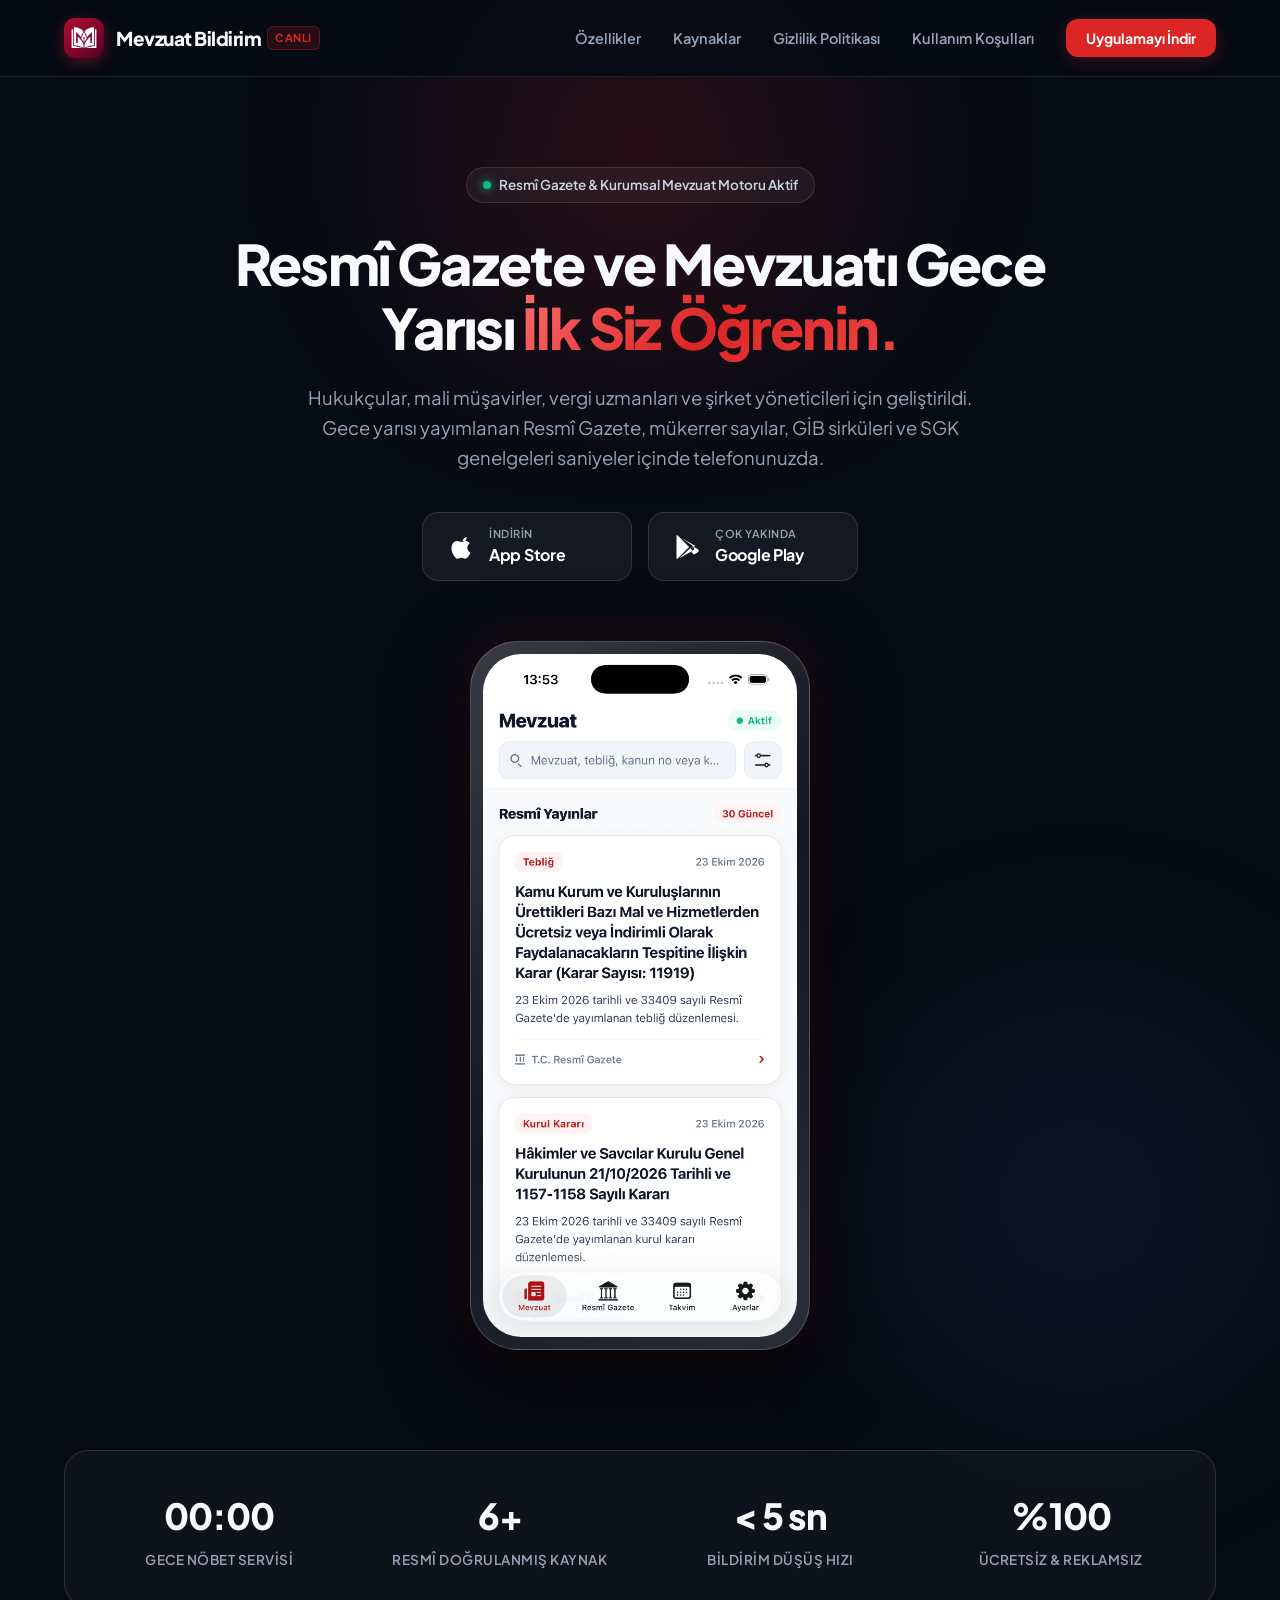
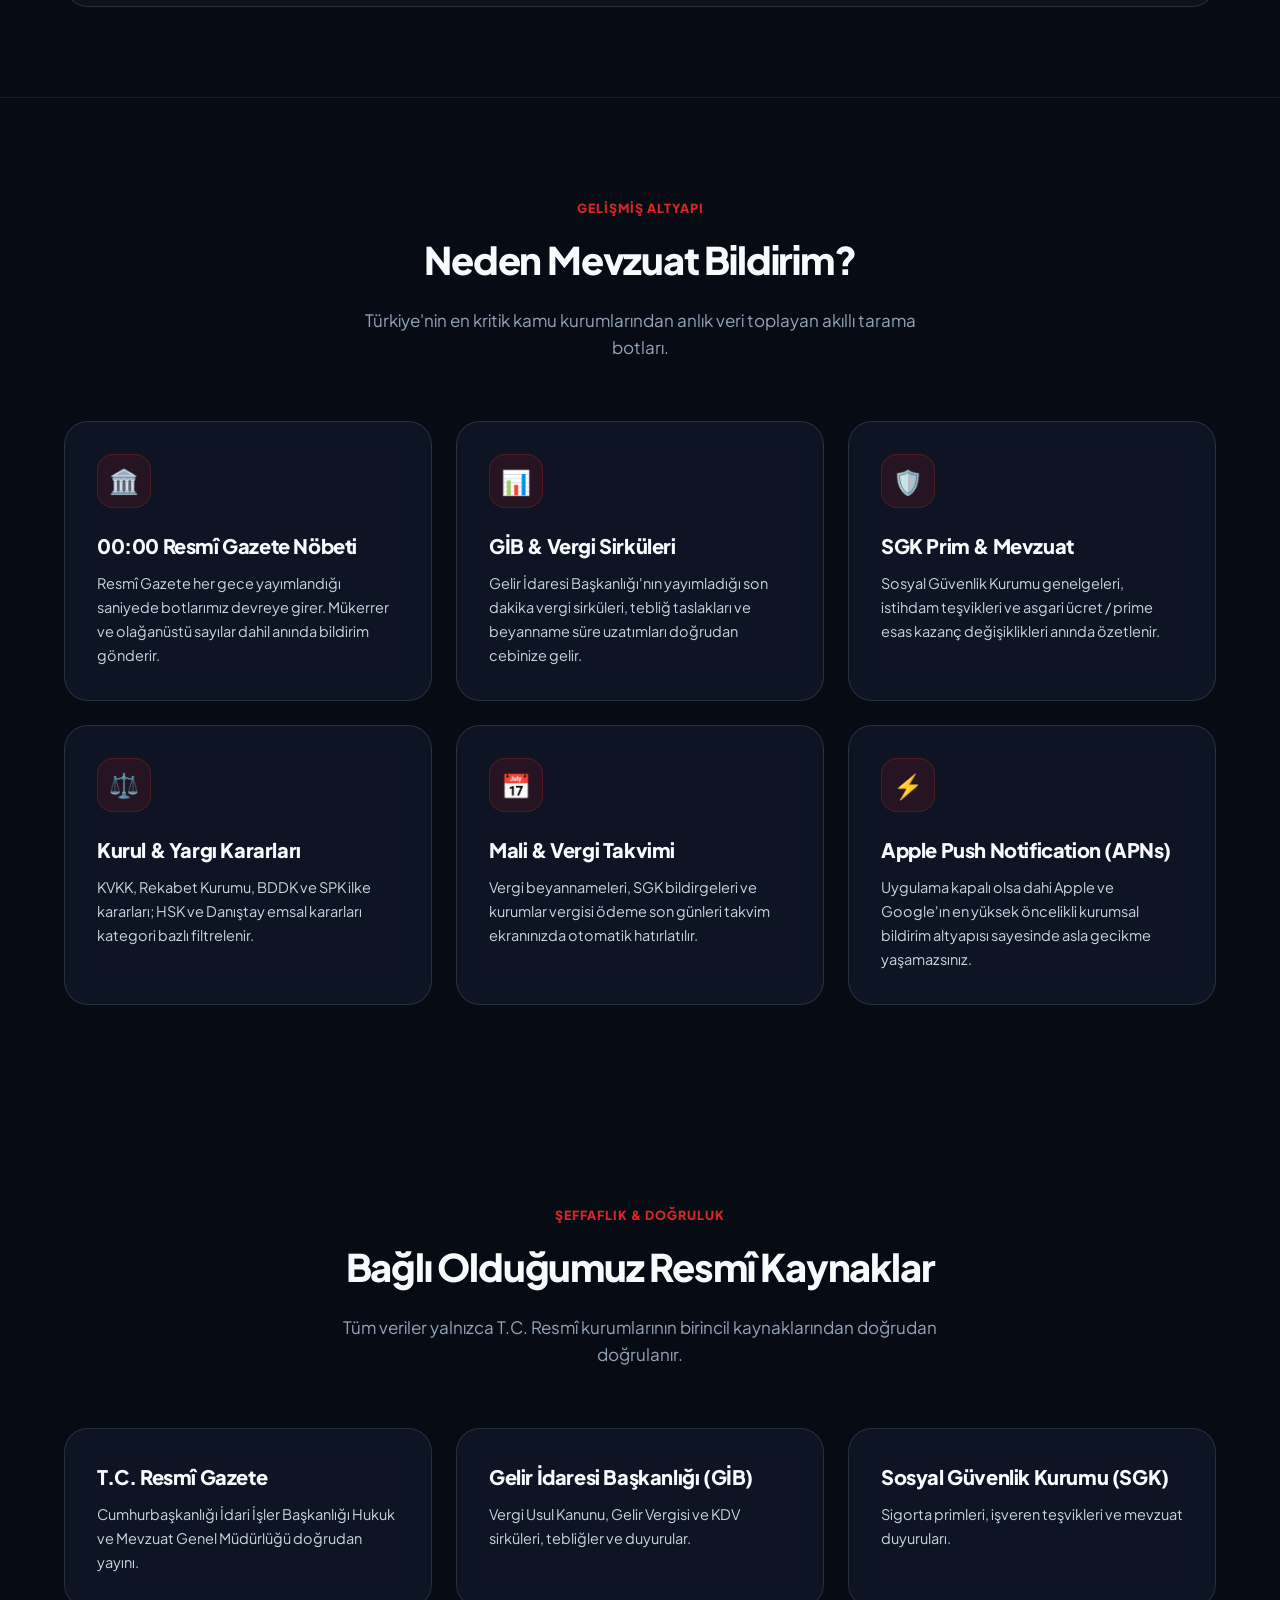
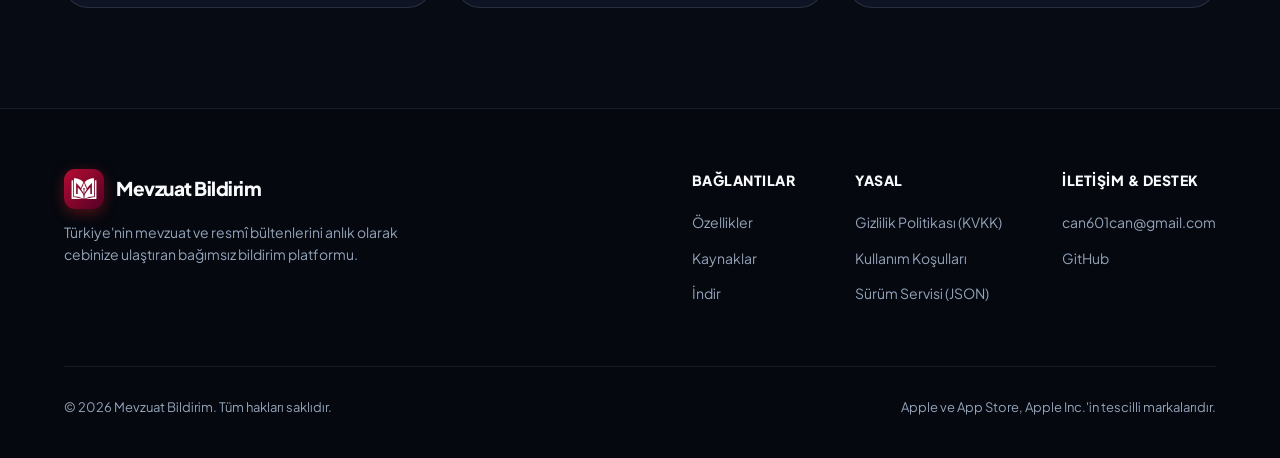
<file: index.html>
<!DOCTYPE html>
<html lang="tr">
<head>
  <meta charset="UTF-8">
  <meta name="viewport" content="width=device-width, initial-scale=1.0">
  <title>Mevzuat Bildirim - Resmî Gazete, Vergi ve SGK Anlık Takip</title>
  <meta name="description" content="Resmî Gazete gece yarısı nöbet servisi, GİB vergi sirküleri, SGK genelgeleri ve kurul kararları anında cebinizde.">
  <link rel="icon" type="image/png" href="assets/icon.png">
  <link rel="preconnect" href="https://fonts.googleapis.com">
  <link rel="preconnect" href="https://fonts.gstatic.com" crossorigin>
  <link href="https://fonts.googleapis.com/css2?family=Plus+Jakarta+Sans:wght@400;500;600;700;800;900&display=swap" rel="stylesheet">
  <link rel="stylesheet" href="styles.css">
</head>
<body>
  <div class="bg-glow-1"></div>
  <div class="bg-glow-2"></div>

  <!-- Header -->
  <header class="navbar">
    <div class="container nav-container">
      <a href="index.html" class="brand-logo">
        <img src="assets/icon.png" alt="Mevzuat Bildirim Logosu">
        <div class="brand-name">
          Mevzuat Bildirim
          <span class="brand-badge">Canlı</span>
        </div>
      </a>
      <ul class="nav-links">
        <li><a href="#ozellikler">Özellikler</a></li>
        <li><a href="#kaynaklar">Kaynaklar</a></li>
        <li><a href="privacy.html">Gizlilik Politikası</a></li>
        <li><a href="terms.html">Kullanım Koşulları</a></li>
        <li><a href="#indir" class="nav-cta">Uygulamayı İndir</a></li>
      </ul>
    </div>
  </header>

  <!-- Hero -->
  <section class="hero" id="indir">
    <div class="container">
      <div class="hero-pill">
        <div class="hero-pill-dot"></div>
        <span class="hero-pill-text">Resmî Gazete & Kurumsal Mevzuat Motoru Aktif</span>
      </div>

      <h1 class="hero-title">
        Resmî Gazete ve Mevzuatı Gece Yarısı <span class="highlight">İlk Siz Öğrenin.</span>
      </h1>

      <p class="hero-desc">
        Hukukçular, mali müşavirler, vergi uzmanları ve şirket yöneticileri için geliştirildi. 
        Gece yarısı yayımlanan Resmî Gazete, mükerrer sayılar, GİB sirküleri ve SGK genelgeleri saniyeler içinde telefonunuzda.
      </p>

      <div class="hero-actions">
        <!-- App Store Button -->
        <a href="https://apps.apple.com" target="_blank" rel="noopener" class="store-btn">
          <svg viewBox="0 0 24 24">
            <path d="M18.71 19.5c-.83 1.24-1.71 2.45-3.05 2.47-1.34.03-1.77-.79-3.29-.79-1.53 0-2 .77-3.27.82-1.31.05-2.3-1.32-3.14-2.53C4.25 17 2.94 12.45 4.7 9.39c.87-1.52 2.43-2.48 4.12-2.51 1.28-.02 2.5.87 3.29.87.78 0 2.26-1.07 3.81-.91.65.03 2.47.26 3.64 1.98-.09.06-2.17 1.28-2.15 3.81.03 3.02 2.65 4.03 2.68 4.04-.03.07-.42 1.44-1.38 2.83M15.97 6.37c.62-.75 1.04-1.8 0.93-2.85-.9.04-1.99.6-2.63 1.35-.57.65-1.06 1.72-.93 2.74 1 .08 2.01-.49 2.63-1.24z"/>
          </svg>
          <div class="store-btn-text">
            <div class="store-btn-subtitle">İndirin</div>
            <div class="store-btn-title">App Store</div>
          </div>
        </a>

        <!-- Google Play Button -->
        <a href="https://play.google.com" target="_blank" rel="noopener" class="store-btn">
          <svg viewBox="0 0 24 24">
            <path d="M3.609 1.814L13.792 12 3.61 22.186a2.13 2.13 0 0 1-.61-.433V2.247c.18-.18.39-.33.61-.433zm11.234 11.234l2.062 2.062-11.83 6.83 9.768-8.892zm2.062-2.096L6.96 4.015l11.945 6.892-2.062 2.062-.001-.018zm1.096 1.096l3.35 1.933a1.5 1.5 0 0 1 0 2.602l-3.35 1.933-2.316-2.316 2.316-2.152z"/>
          </svg>
          <div class="store-btn-text">
            <div class="store-btn-subtitle">Çok Yakında</div>
            <div class="store-btn-title">Google Play</div>
          </div>
        </a>
      </div>

      <!-- Live Mockup -->
      <div class="mockup-container">
        <div class="mockup-frame">
          <div class="mockup-screen">
            <img src="assets/app-preview.png" alt="Mevzuat Bildirim iOS Uygulama Ekranı">
          </div>
        </div>
      </div>
    </div>
  </section>

  <!-- Stats Bar -->
  <div class="container">
    <div class="stats-bar">
      <div class="stat-item">
        <h3>00:00</h3>
        <p>Gece Nöbet Servisi</p>
      </div>
      <div class="stat-item">
        <h3>6+</h3>
        <p>Resmî Doğrulanmış Kaynak</p>
      </div>
      <div class="stat-item">
        <h3>&lt; 5 sn</h3>
        <p>Bildirim Düşüş Hızı</p>
      </div>
      <div class="stat-item">
        <h3>%100</h3>
        <p>Ücretsiz & Reklamsız</p>
      </div>
    </div>
  </div>

  <!-- Features -->
  <section class="features-section" id="ozellikler">
    <div class="container">
      <div class="section-badge">Gelişmiş Altyapı</div>
      <h2 class="section-title">Neden Mevzuat Bildirim?</h2>
      <p class="section-subtitle">Türkiye'nin en kritik kamu kurumlarından anlık veri toplayan akıllı tarama botları.</p>

      <div class="features-grid">
        <div class="feature-card">
          <div class="feature-icon-box">🏛️</div>
          <h3 class="feature-title">00:00 Resmî Gazete Nöbeti</h3>
          <p class="feature-desc">Resmî Gazete her gece yayımlandığı saniyede botlarımız devreye girer. Mükerrer ve olağanüstü sayılar dahil anında bildirim gönderir.</p>
        </div>

        <div class="feature-card">
          <div class="feature-icon-box">📊</div>
          <h3 class="feature-title">GİB & Vergi Sirküleri</h3>
          <p class="feature-desc">Gelir İdaresi Başkanlığı'nın yayımladığı son dakika vergi sirküleri, tebliğ taslakları ve beyanname süre uzatımları doğrudan cebinize gelir.</p>
        </div>

        <div class="feature-card">
          <div class="feature-icon-box">🛡️</div>
          <h3 class="feature-title">SGK Prim & Mevzuat</h3>
          <p class="feature-desc">Sosyal Güvenlik Kurumu genelgeleri, istihdam teşvikleri ve asgari ücret / prime esas kazanç değişiklikleri anında özetlenir.</p>
        </div>

        <div class="feature-card">
          <div class="feature-icon-box">⚖️</div>
          <h3 class="feature-title">Kurul & Yargı Kararları</h3>
          <p class="feature-desc">KVKK, Rekabet Kurumu, BDDK ve SPK ilke kararları; HSK ve Danıştay emsal kararları kategori bazlı filtrelenir.</p>
        </div>

        <div class="feature-card">
          <div class="feature-icon-box">📅</div>
          <h3 class="feature-title">Mali & Vergi Takvimi</h3>
          <p class="feature-desc">Vergi beyannameleri, SGK bildirgeleri ve kurumlar vergisi ödeme son günleri takvim ekranınızda otomatik hatırlatılır.</p>
        </div>

        <div class="feature-card">
          <div class="feature-icon-box">⚡</div>
          <h3 class="feature-title">Apple Push Notification (APNs)</h3>
          <p class="feature-desc">Uygulama kapalı olsa dahi Apple ve Google'ın en yüksek öncelikli kurumsal bildirim altyapısı sayesinde asla gecikme yaşamazsınız.</p>
        </div>
      </div>
    </div>
  </section>

  <!-- Sources Section -->
  <section class="features-section" id="kaynaklar" style="border-top: none;">
    <div class="container">
      <div class="section-badge">Şeffaflık & Doğruluk</div>
      <h2 class="section-title">Bağlı Olduğumuz Resmî Kaynaklar</h2>
      <p class="section-subtitle">Tüm veriler yalnızca T.C. Resmî kurumlarının birincil kaynaklarından doğrudan doğrulanır.</p>

      <div class="features-grid">
        <div class="feature-card">
          <h3 class="feature-title">T.C. Resmî Gazete</h3>
          <p class="feature-desc">Cumhurbaşkanlığı İdari İşler Başkanlığı Hukuk ve Mevzuat Genel Müdürlüğü doğrudan yayını.</p>
        </div>
        <div class="feature-card">
          <h3 class="feature-title">Gelir İdaresi Başkanlığı (GİB)</h3>
          <p class="feature-desc">Vergi Usul Kanunu, Gelir Vergisi ve KDV sirküleri, tebliğler ve duyurular.</p>
        </div>
        <div class="feature-card">
          <h3 class="feature-title">Sosyal Güvenlik Kurumu (SGK)</h3>
          <p class="feature-desc">Sigorta primleri, işveren teşvikleri ve mevzuat duyuruları.</p>
        </div>
      </div>
    </div>
  </section>

  <!-- Footer -->
  <footer class="footer">
    <div class="container">
      <div class="footer-top">
        <div class="footer-brand">
          <a href="index.html" class="brand-logo">
            <img src="assets/icon.png" alt="Mevzuat Bildirim Logosu">
            <div class="brand-name">Mevzuat Bildirim</div>
          </a>
          <p>
            Türkiye'nin mevzuat ve resmî bültenlerini anlık olarak cebinize ulaştıran bağımsız bildirim platformu.
          </p>
        </div>

        <div class="footer-links-group">
          <div class="footer-col">
            <h4>Bağlantılar</h4>
            <ul>
              <li><a href="#ozellikler">Özellikler</a></li>
              <li><a href="#kaynaklar">Kaynaklar</a></li>
              <li><a href="#indir">İndir</a></li>
            </ul>
          </div>
          <div class="footer-col">
            <h4>Yasal</h4>
            <ul>
              <li><a href="privacy.html">Gizlilik Politikası (KVKK)</a></li>
              <li><a href="terms.html">Kullanım Koşulları</a></li>
              <li><a href="version.json" target="_blank">Sürüm Servisi (JSON)</a></li>
            </ul>
          </div>
          <div class="footer-col">
            <h4>İletişim & Destek</h4>
            <ul>
              <li><a href="mailto:can601can@gmail.com">can601can@gmail.com</a></li>
              <li><a href="https://github.com" target="_blank" rel="noopener">GitHub</a></li>
            </ul>
          </div>
        </div>
      </div>

      <div class="footer-bottom">
        <p>© 2026 Mevzuat Bildirim. Tüm hakları saklıdır.</p>
        <p>Apple ve App Store, Apple Inc.'in tescilli markalarıdır.</p>
      </div>
    </div>
  </footer>
</body>
</html>
</file>
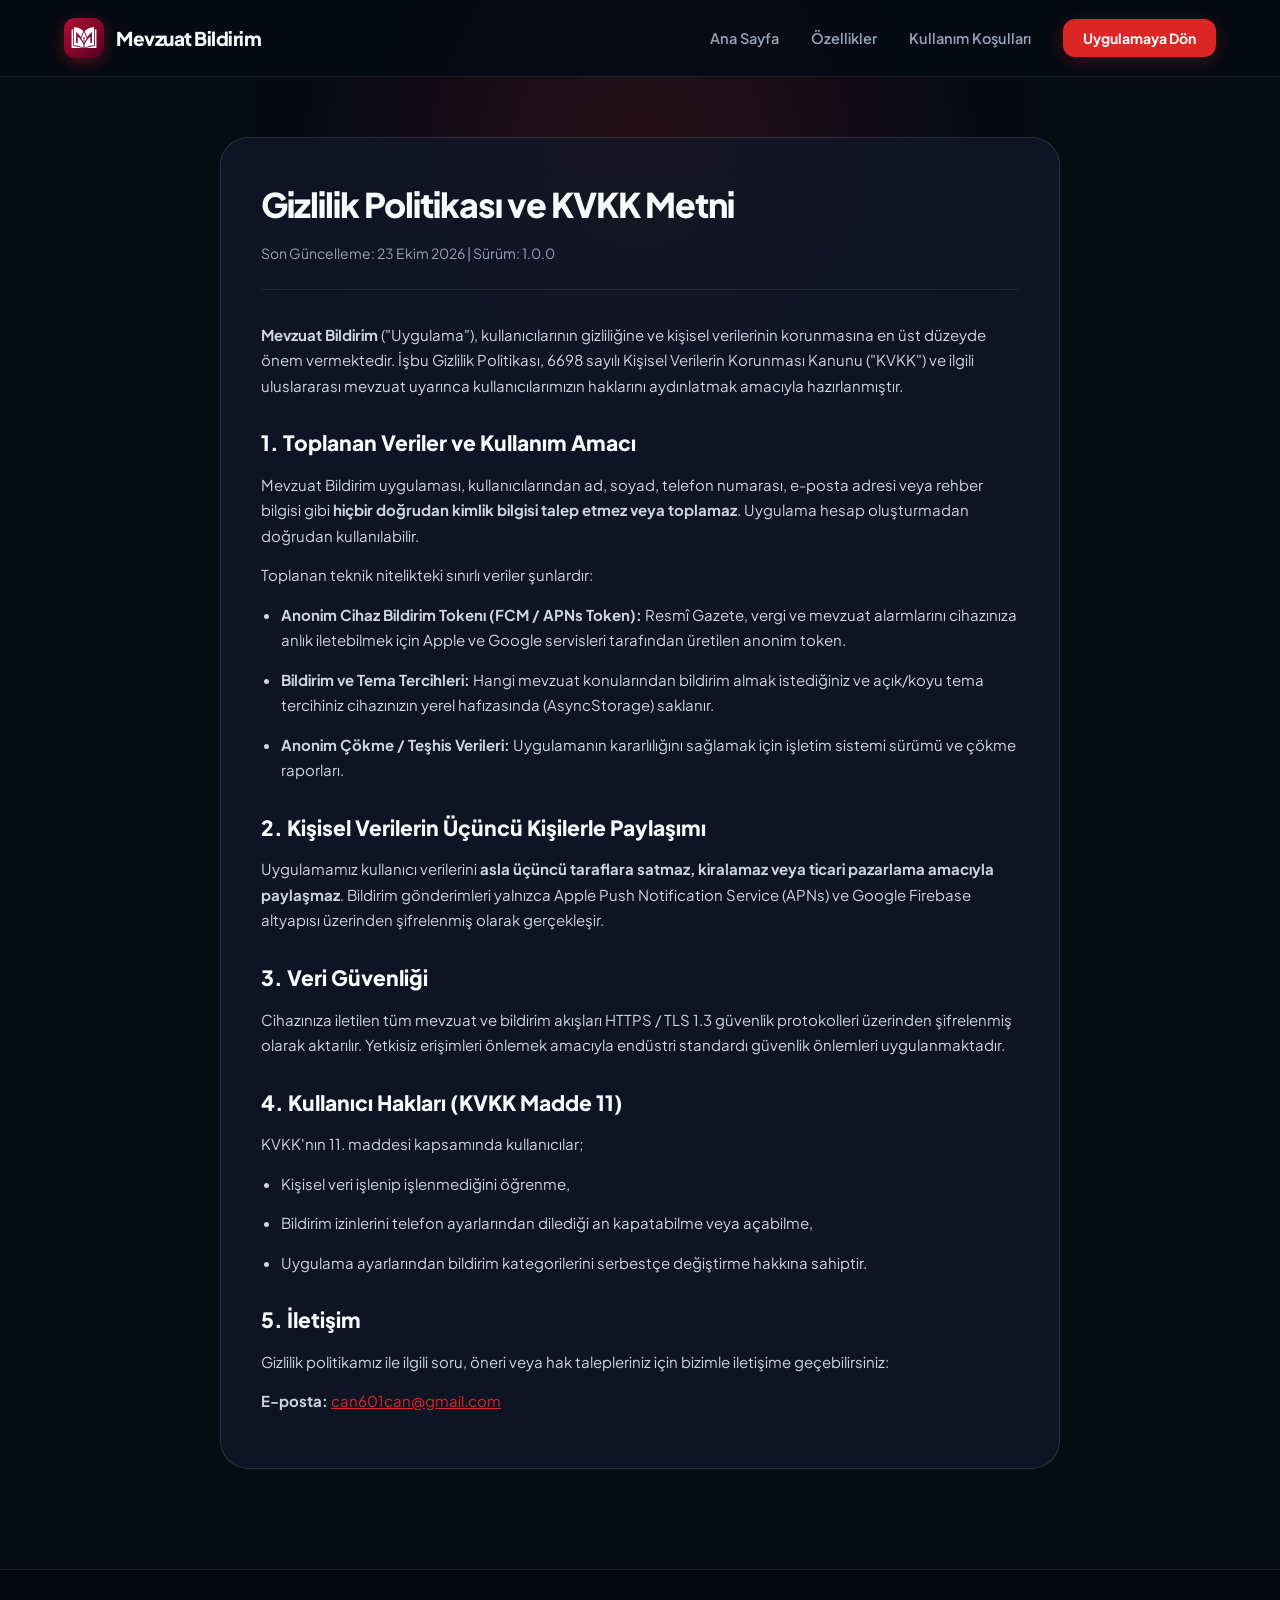
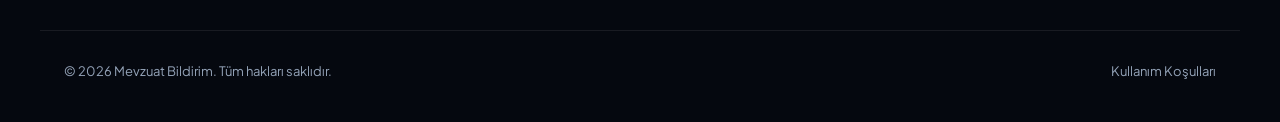
<file: privacy.html>
<!DOCTYPE html>
<html lang="tr">
<head>
  <meta charset="UTF-8">
  <meta name="viewport" content="width=device-width, initial-scale=1.0">
  <title>Gizlilik Politikası ve KVKK Aydınlatma Metni - Mevzuat Bildirim</title>
  <meta name="description" content="Mevzuat Bildirim uygulaması Gizlilik Politikası ve Kişisel Verilerin Korunması (KVKK) aydınlatma metni.">
  <link rel="icon" type="image/png" href="assets/icon.png">
  <link rel="preconnect" href="https://fonts.googleapis.com">
  <link rel="preconnect" href="https://fonts.gstatic.com" crossorigin>
  <link href="https://fonts.googleapis.com/css2?family=Plus+Jakarta+Sans:wght@400;500;600;700;800;900&display=swap" rel="stylesheet">
  <link rel="stylesheet" href="styles.css">
</head>
<body>
  <div class="bg-glow-1"></div>

  <!-- Header -->
  <header class="navbar">
    <div class="container nav-container">
      <a href="index.html" class="brand-logo">
        <img src="assets/icon.png" alt="Mevzuat Bildirim Logosu">
        <div class="brand-name">
          Mevzuat Bildirim
        </div>
      </a>
      <ul class="nav-links">
        <li><a href="index.html">Ana Sayfa</a></li>
        <li><a href="index.html#ozellikler">Özellikler</a></li>
        <li><a href="terms.html">Kullanım Koşulları</a></li>
        <li><a href="index.html#indir" class="nav-cta">Uygulamaya Dön</a></li>
      </ul>
    </div>
  </header>

  <!-- Legal Content -->
  <main class="container">
    <article class="legal-container">
      <div class="legal-header">
        <h1>Gizlilik Politikası ve KVKK Metni</h1>
        <p>Son Güncelleme: 23 Ekim 2026 | Sürüm: 1.0.0</p>
      </div>

      <div class="legal-content">
        <p>
          <strong>Mevzuat Bildirim</strong> ("Uygulama"), kullanıcılarının gizliliğine ve kişisel verilerinin korunmasına en üst düzeyde önem vermektedir. İşbu Gizlilik Politikası, 6698 sayılı Kişisel Verilerin Korunması Kanunu ("KVKK") ve ilgili uluslararası mevzuat uyarınca kullanıcılarımızın haklarını aydınlatmak amacıyla hazırlanmıştır.
        </p>

        <h2>1. Toplanan Veriler ve Kullanım Amacı</h2>
        <p>Mevzuat Bildirim uygulaması, kullanıcılarından ad, soyad, telefon numarası, e-posta adresi veya rehber bilgisi gibi <strong>hiçbir doğrudan kimlik bilgisi talep etmez veya toplamaz</strong>. Uygulama hesap oluşturmadan doğrudan kullanılabilir.</p>
        <p>Toplanan teknik nitelikteki sınırlı veriler şunlardır:</p>
        <ul>
          <li><strong>Anonim Cihaz Bildirim Tokenı (FCM / APNs Token):</strong> Resmî Gazete, vergi ve mevzuat alarmlarını cihazınıza anlık iletebilmek için Apple ve Google servisleri tarafından üretilen anonim token.</li>
          <li><strong>Bildirim ve Tema Tercihleri:</strong> Hangi mevzuat konularından bildirim almak istediğiniz ve açık/koyu tema tercihiniz cihazınızın yerel hafızasında (AsyncStorage) saklanır.</li>
          <li><strong>Anonim Çökme / Teşhis Verileri:</strong> Uygulamanın kararlılığını sağlamak için işletim sistemi sürümü ve çökme raporları.</li>
        </ul>

        <h2>2. Kişisel Verilerin Üçüncü Kişilerle Paylaşımı</h2>
        <p>Uygulamamız kullanıcı verilerini <strong>asla üçüncü taraflara satmaz, kiralamaz veya ticari pazarlama amacıyla paylaşmaz</strong>. Bildirim gönderimleri yalnızca Apple Push Notification Service (APNs) ve Google Firebase altyapısı üzerinden şifrelenmiş olarak gerçekleşir.</p>

        <h2>3. Veri Güvenliği</h2>
        <p>Cihazınıza iletilen tüm mevzuat ve bildirim akışları HTTPS / TLS 1.3 güvenlik protokolleri üzerinden şifrelenmiş olarak aktarılır. Yetkisiz erişimleri önlemek amacıyla endüstri standardı güvenlik önlemleri uygulanmaktadır.</p>

        <h2>4. Kullanıcı Hakları (KVKK Madde 11)</h2>
        <p>KVKK'nın 11. maddesi kapsamında kullanıcılar;</p>
        <ul>
          <li>Kişisel veri işlenip işlenmediğini öğrenme,</li>
          <li>Bildirim izinlerini telefon ayarlarından dilediği an kapatabilme veya açabilme,</li>
          <li>Uygulama ayarlarından bildirim kategorilerini serbestçe değiştirme hakkına sahiptir.</li>
        </ul>

        <h2>5. İletişim</h2>
        <p>Gizlilik politikamız ile ilgili soru, öneri veya hak talepleriniz için bizimle iletişime geçebilirsiniz:</p>
        <p><strong>E-posta:</strong> <a href="mailto:can601can@gmail.com" style="color: var(--primary);">can601can@gmail.com</a></p>
      </div>
    </article>
  </main>

  <!-- Footer -->
  <footer class="footer">
    <div class="container footer-bottom">
      <p>© 2026 Mevzuat Bildirim. Tüm hakları saklıdır.</p>
      <p><a href="terms.html" style="color: var(--text-muted); text-decoration: none;">Kullanım Koşulları</a></p>
    </div>
  </footer>
</body>
</html>
</file>
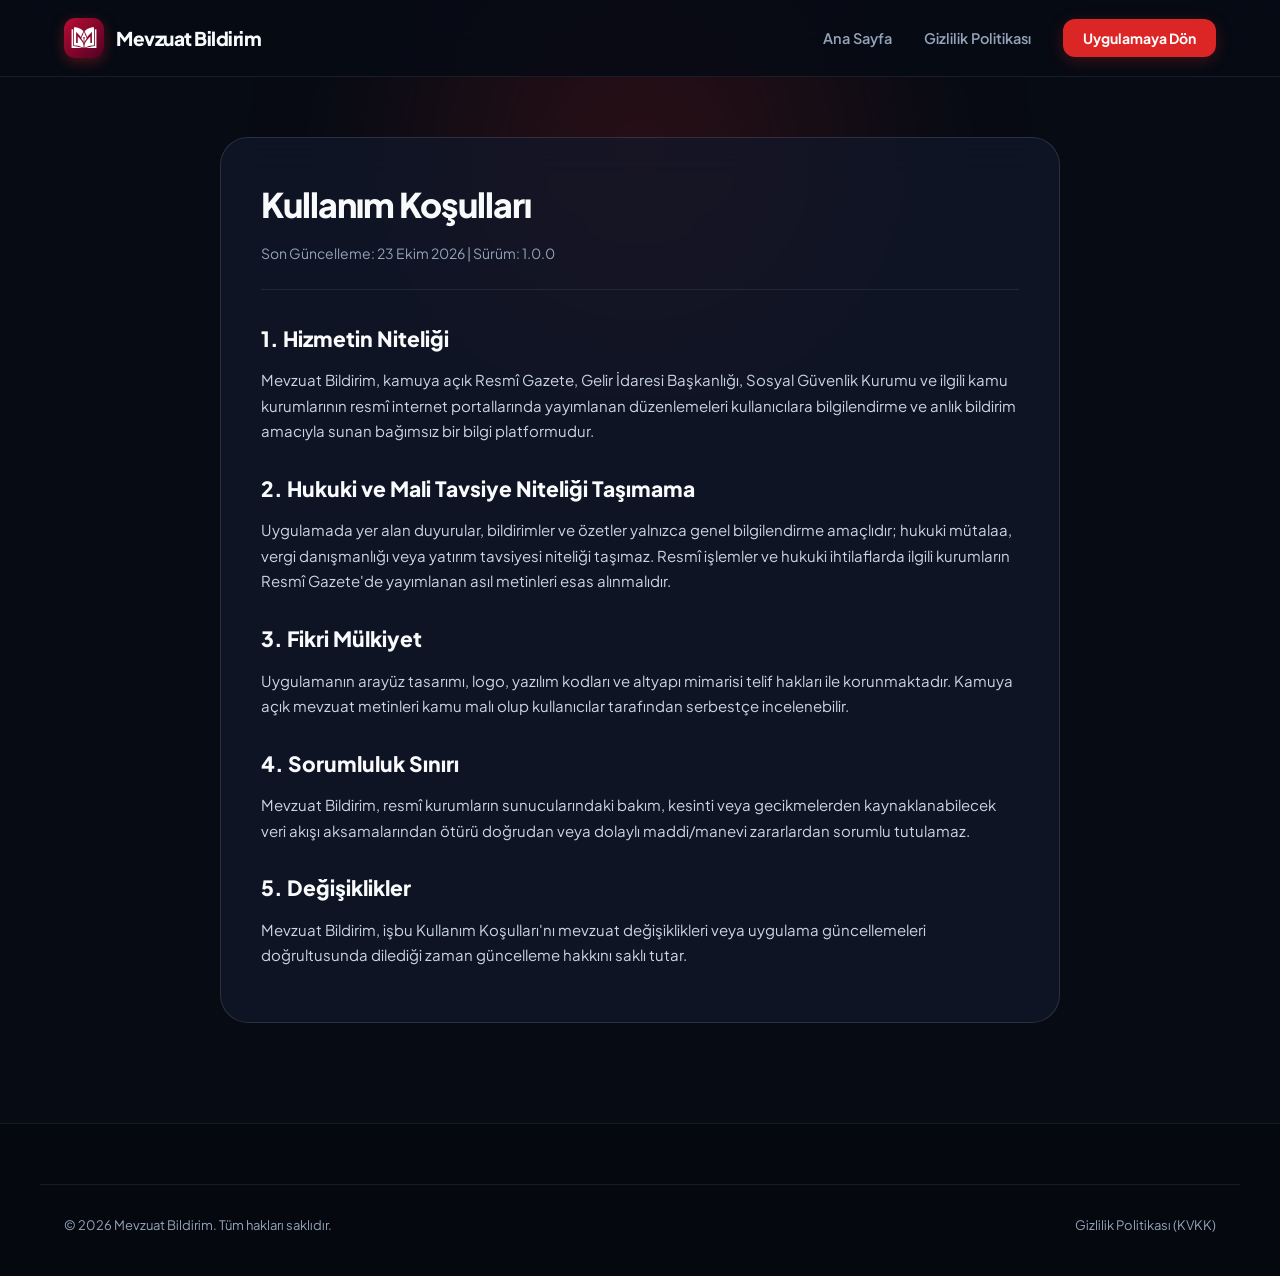
<file: terms.html>
<!DOCTYPE html>
<html lang="tr">
<head>
  <meta charset="UTF-8">
  <meta name="viewport" content="width=device-width, initial-scale=1.0">
  <title>Kullanım Koşulları - Mevzuat Bildirim</title>
  <meta name="description" content="Mevzuat Bildirim uygulaması kullanım şartları ve yasal uyarılar.">
  <link rel="icon" type="image/png" href="assets/icon.png">
  <link rel="preconnect" href="https://fonts.googleapis.com">
  <link rel="preconnect" href="https://fonts.gstatic.com" crossorigin>
  <link href="https://fonts.googleapis.com/css2?family=Plus+Jakarta+Sans:wght@400;500;600;700;800;900&display=swap" rel="stylesheet">
  <link rel="stylesheet" href="styles.css">
</head>
<body>
  <div class="bg-glow-1"></div>

  <!-- Header -->
  <header class="navbar">
    <div class="container nav-container">
      <a href="index.html" class="brand-logo">
        <img src="assets/icon.png" alt="Mevzuat Bildirim Logosu">
        <div class="brand-name">
          Mevzuat Bildirim
        </div>
      </a>
      <ul class="nav-links">
        <li><a href="index.html">Ana Sayfa</a></li>
        <li><a href="privacy.html">Gizlilik Politikası</a></li>
        <li><a href="index.html#indir" class="nav-cta">Uygulamaya Dön</a></li>
      </ul>
    </div>
  </header>

  <!-- Legal Content -->
  <main class="container">
    <article class="legal-container">
      <div class="legal-header">
        <h1>Kullanım Koşulları</h1>
        <p>Son Güncelleme: 23 Ekim 2026 | Sürüm: 1.0.0</p>
      </div>

      <div class="legal-content">
        <h2>1. Hizmetin Niteliği</h2>
        <p>
          Mevzuat Bildirim, kamuya açık Resmî Gazete, Gelir İdaresi Başkanlığı, Sosyal Güvenlik Kurumu ve ilgili kamu kurumlarının resmî internet portallarında yayımlanan düzenlemeleri kullanıcılara bilgilendirme ve anlık bildirim amacıyla sunan bağımsız bir bilgi platformudur.
        </p>

        <h2>2. Hukuki ve Mali Tavsiye Niteliği Taşımama</h2>
        <p>
          Uygulamada yer alan duyurular, bildirimler ve özetler yalnızca genel bilgilendirme amaçlıdır; hukuki mütalaa, vergi danışmanlığı veya yatırım tavsiyesi niteliği taşımaz. Resmî işlemler ve hukuki ihtilaflarda ilgili kurumların Resmî Gazete'de yayımlanan asıl metinleri esas alınmalıdır.
        </p>

        <h2>3. Fikri Mülkiyet</h2>
        <p>
          Uygulamanın arayüz tasarımı, logo, yazılım kodları ve altyapı mimarisi telif hakları ile korunmaktadır. Kamuya açık mevzuat metinleri kamu malı olup kullanıcılar tarafından serbestçe incelenebilir.
        </p>

        <h2>4. Sorumluluk Sınırı</h2>
        <p>
          Mevzuat Bildirim, resmî kurumların sunucularındaki bakım, kesinti veya gecikmelerden kaynaklanabilecek veri akışı aksamalarından ötürü doğrudan veya dolaylı maddi/manevi zararlardan sorumlu tutulamaz.
        </p>

        <h2>5. Değişiklikler</h2>
        <p>
          Mevzuat Bildirim, işbu Kullanım Koşulları'nı mevzuat değişiklikleri veya uygulama güncellemeleri doğrultusunda dilediği zaman güncelleme hakkını saklı tutar.
        </p>
      </div>
    </article>
  </main>

  <footer class="footer">
    <div class="container footer-bottom">
      <p>© 2026 Mevzuat Bildirim. Tüm hakları saklıdır.</p>
      <p><a href="privacy.html" style="color: var(--text-muted); text-decoration: none;">Gizlilik Politikası (KVKK)</a></p>
    </div>
  </footer>
</body>
</html>
</file>
<file: styles.css>
:root {
  --bg-primary: #070B14;
  --bg-surface: #0E1424;
  --bg-card: rgba(18, 25, 43, 0.7);
  --bg-glass: rgba(255, 255, 255, 0.04);
  --border-subtle: rgba(255, 255, 255, 0.08);
  --border-card: rgba(255, 255, 255, 0.12);
  --border-hover: rgba(220, 38, 38, 0.4);
  --primary: #DC2626;
  --primary-hover: #EF4444;
  --primary-glow: rgba(220, 38, 38, 0.25);
  --accent: #3B82F6;
  --accent-glow: rgba(59, 130, 246, 0.2);
  --text-main: #F8FAFC;
  --text-muted: #94A3B8;
  --text-secondary: #CBD5E1;
  --font-family: 'Plus Jakarta Sans', -apple-system, BlinkMacSystemFont, 'Segoe UI', Roboto, sans-serif;
  --container-max: 1200px;
}

* {
  margin: 0;
  padding: 0;
  box-sizing: border-box;
}

html {
  scroll-behavior: smooth;
  font-family: var(--font-family);
  background-color: var(--bg-primary);
  color: var(--text-main);
  line-height: 1.6;
}

body {
  overflow-x: hidden;
  position: relative;
  min-height: 100vh;
}

/* Background Ambient Glows */
.bg-glow-1 {
  position: absolute;
  top: -100px;
  left: 50%;
  transform: translateX(-50%);
  width: 800px;
  height: 500px;
  background: radial-gradient(circle, rgba(220, 38, 38, 0.18) 0%, rgba(7, 11, 20, 0) 70%);
  pointer-events: none;
  z-index: 0;
  filter: blur(60px);
}

.bg-glow-2 {
  position: absolute;
  top: 900px;
  right: -100px;
  width: 600px;
  height: 600px;
  background: radial-gradient(circle, rgba(59, 130, 246, 0.12) 0%, rgba(7, 11, 20, 0) 70%);
  pointer-events: none;
  z-index: 0;
  filter: blur(80px);
}

.container {
  width: 100%;
  max-width: var(--container-max);
  margin: 0 auto;
  padding: 0 24px;
  position: relative;
  z-index: 1;
}

/* Header & Nav */
header.navbar {
  position: sticky;
  top: 0;
  z-index: 100;
  backdrop-filter: blur(20px);
  -webkit-backdrop-filter: blur(20px);
  background: rgba(7, 11, 20, 0.85);
  border-bottom: 1px solid var(--border-subtle);
  transition: all 0.3s ease;
}

.nav-container {
  display: flex;
  align-items: center;
  justify-content: space-between;
  height: 76px;
}

.brand-logo {
  display: flex;
  align-items: center;
  gap: 12px;
  text-decoration: none;
  color: var(--text-main);
}

.brand-logo img {
  width: 40px;
  height: 40px;
  border-radius: 11px;
  box-shadow: 0 4px 14px rgba(220, 38, 38, 0.35);
}

.brand-name {
  font-size: 19px;
  font-weight: 800;
  letter-spacing: -0.5px;
  display: flex;
  align-items: center;
  gap: 6px;
}

.brand-badge {
  font-size: 11px;
  font-weight: 700;
  background: rgba(220, 38, 38, 0.15);
  color: var(--primary);
  border: 1px solid rgba(220, 38, 38, 0.3);
  padding: 2px 7px;
  border-radius: 6px;
  text-transform: uppercase;
  letter-spacing: 0.5px;
}

.nav-links {
  display: flex;
  align-items: center;
  gap: 32px;
  list-style: none;
}

.nav-links a {
  text-decoration: none;
  color: var(--text-muted);
  font-size: 14.5px;
  font-weight: 600;
  transition: color 0.2s ease;
}

.nav-links a:hover {
  color: var(--text-main);
}

.nav-cta {
  background: var(--primary);
  color: #FFFFFF !important;
  padding: 10px 20px;
  border-radius: 12px;
  font-weight: 700 !important;
  font-size: 14px !important;
  box-shadow: 0 4px 16px var(--primary-glow);
  transition: all 0.2s ease !important;
}

.nav-cta:hover {
  background: var(--primary-hover) !important;
  transform: translateY(-1px);
  box-shadow: 0 6px 20px rgba(220, 38, 38, 0.45);
}

/* Hero Section */
.hero {
  padding: 90px 0 60px;
  text-align: center;
}

.hero-pill {
  display: inline-flex;
  align-items: center;
  gap: 8px;
  padding: 6px 16px;
  border-radius: 30px;
  background: rgba(255, 255, 255, 0.05);
  border: 1px solid var(--border-card);
  backdrop-filter: blur(10px);
  margin-bottom: 28px;
}

.hero-pill-dot {
  width: 8px;
  height: 8px;
  border-radius: 50%;
  background: #10B981;
  box-shadow: 0 0 10px #10B981;
  animation: pulse-dot 2s infinite;
}

@keyframes pulse-dot {
  0% { transform: scale(1); opacity: 1; }
  50% { transform: scale(1.3); opacity: 0.7; }
  100% { transform: scale(1); opacity: 1; }
}

.hero-pill-text {
  font-size: 13.5px;
  font-weight: 600;
  color: var(--text-secondary);
}

.hero-title {
  font-size: 56px;
  line-height: 1.15;
  font-weight: 900;
  letter-spacing: -1.8px;
  max-width: 900px;
  margin: 0 auto 24px;
}

.hero-title span.highlight {
  background: linear-gradient(135deg, #FF6B6B 0%, #DC2626 50%, #EF4444 100%);
  -webkit-background-clip: text;
  -webkit-text-fill-color: transparent;
}

.hero-desc {
  font-size: 18.5px;
  line-height: 1.6;
  color: var(--text-muted);
  max-width: 680px;
  margin: 0 auto 40px;
  font-weight: 400;
}

.hero-actions {
  display: flex;
  align-items: center;
  justify-content: center;
  gap: 16px;
  flex-wrap: wrap;
  margin-bottom: 60px;
}

.store-btn {
  display: inline-flex;
  align-items: center;
  gap: 14px;
  padding: 12px 24px;
  border-radius: 16px;
  background: rgba(255, 255, 255, 0.06);
  border: 1px solid var(--border-card);
  backdrop-filter: blur(14px);
  text-decoration: none;
  color: #FFFFFF;
  transition: all 0.25s ease;
  min-width: 210px;
}

.store-btn:hover {
  background: rgba(255, 255, 255, 0.12);
  border-color: rgba(255, 255, 255, 0.25);
  transform: translateY(-2px);
  box-shadow: 0 10px 28px rgba(0, 0, 0, 0.4);
}

.store-btn svg {
  width: 28px;
  height: 28px;
  fill: currentColor;
  flex-shrink: 0;
}

.store-btn-text {
  text-align: left;
}

.store-btn-subtitle {
  font-size: 11px;
  text-transform: uppercase;
  color: var(--text-muted);
  letter-spacing: 0.5px;
  font-weight: 600;
}

.store-btn-title {
  font-size: 16px;
  font-weight: 700;
  letter-spacing: -0.3px;
}

/* Device Mockup Showcase */
.mockup-container {
  display: flex;
  justify-content: center;
  position: relative;
  margin-top: 20px;
}

.mockup-frame {
  position: relative;
  width: 340px;
  max-width: 90vw;
  border-radius: 48px;
  padding: 12px;
  background: linear-gradient(135deg, rgba(255, 255, 255, 0.2) 0%, rgba(255, 255, 255, 0.05) 50%, rgba(255, 255, 255, 0.15) 100%);
  box-shadow: 0 25px 80px rgba(0, 0, 0, 0.8), 0 0 50px rgba(220, 38, 38, 0.18);
  border: 1px solid rgba(255, 255, 255, 0.2);
}

.mockup-screen {
  width: 100%;
  border-radius: 38px;
  overflow: hidden;
  background: #000;
  display: block;
}

.mockup-screen img {
  width: 100%;
  height: auto;
  display: block;
}

/* Features Grid */
.features-section {
  padding: 100px 0;
  border-top: 1px solid var(--border-subtle);
}

.section-badge {
  color: var(--primary);
  font-size: 12.5px;
  font-weight: 800;
  text-transform: uppercase;
  letter-spacing: 1px;
  text-align: center;
  margin-bottom: 12px;
}

.section-title {
  font-size: 38px;
  font-weight: 900;
  letter-spacing: -1.2px;
  text-align: center;
  margin-bottom: 16px;
}

.section-subtitle {
  font-size: 17px;
  color: var(--text-muted);
  text-align: center;
  max-width: 600px;
  margin: 0 auto 60px;
}

.features-grid {
  display: grid;
  grid-template-columns: repeat(auto-fit, minmax(320px, 1fr));
  gap: 24px;
}

.feature-card {
  background: var(--bg-card);
  border: 1px solid var(--border-card);
  border-radius: 24px;
  padding: 32px;
  backdrop-filter: blur(16px);
  transition: all 0.3s ease;
  position: relative;
  overflow: hidden;
}

.feature-card:hover {
  transform: translateY(-4px);
  border-color: var(--border-hover);
  box-shadow: 0 16px 40px rgba(220, 38, 38, 0.12);
}

.feature-icon-box {
  width: 54px;
  height: 54px;
  border-radius: 16px;
  background: rgba(220, 38, 38, 0.12);
  border: 1px solid rgba(220, 38, 38, 0.25);
  display: flex;
  align-items: center;
  justify-content: center;
  margin-bottom: 22px;
  font-size: 24px;
}

.feature-title {
  font-size: 20px;
  font-weight: 800;
  letter-spacing: -0.4px;
  margin-bottom: 10px;
  color: var(--text-main);
}

.feature-desc {
  font-size: 14.5px;
  line-height: 1.65;
  color: var(--text-secondary);
}

/* Stats Row */
.stats-bar {
  display: grid;
  grid-template-columns: repeat(4, 1fr);
  gap: 20px;
  background: rgba(255, 255, 255, 0.03);
  border: 1px solid var(--border-card);
  border-radius: 24px;
  padding: 36px 24px;
  margin: 40px 0 90px;
  text-align: center;
}

.stat-item h3 {
  font-size: 36px;
  font-weight: 900;
  color: var(--text-main);
  letter-spacing: -1px;
  margin-bottom: 4px;
}

.stat-item p {
  font-size: 13.5px;
  font-weight: 600;
  color: var(--text-muted);
  text-transform: uppercase;
  letter-spacing: 0.5px;
}

/* Legal & Privacy Content Pages */
.legal-container {
  max-width: 840px;
  margin: 60px auto 100px;
  padding: 40px;
  background: var(--bg-card);
  border: 1px solid var(--border-card);
  border-radius: 28px;
  backdrop-filter: blur(20px);
}

.legal-header {
  border-bottom: 1px solid var(--border-subtle);
  padding-bottom: 24px;
  margin-bottom: 32px;
}

.legal-header h1 {
  font-size: 34px;
  font-weight: 900;
  letter-spacing: -1px;
  margin-bottom: 10px;
}

.legal-header p {
  color: var(--text-muted);
  font-size: 14px;
}

.legal-content h2 {
  font-size: 21px;
  font-weight: 800;
  margin: 28px 0 12px;
  color: var(--text-main);
}

.legal-content p, .legal-content li {
  font-size: 15px;
  line-height: 1.7;
  color: var(--text-secondary);
  margin-bottom: 14px;
}

.legal-content ul {
  padding-left: 20px;
  margin-bottom: 18px;
}

/* Footer */
footer.footer {
  border-top: 1px solid var(--border-subtle);
  background: rgba(5, 8, 15, 0.9);
  padding: 60px 0 40px;
}

.footer-top {
  display: flex;
  justify-content: space-between;
  align-items: flex-start;
  flex-wrap: wrap;
  gap: 40px;
  margin-bottom: 50px;
}

.footer-brand {
  max-width: 360px;
}

.footer-brand p {
  color: var(--text-muted);
  font-size: 14px;
  margin-top: 12px;
  line-height: 1.6;
}

.footer-links-group {
  display: flex;
  gap: 60px;
}

.footer-col h4 {
  font-size: 14px;
  font-weight: 800;
  text-transform: uppercase;
  letter-spacing: 0.5px;
  color: var(--text-main);
  margin-bottom: 18px;
}

.footer-col ul {
  list-style: none;
}

.footer-col li {
  margin-bottom: 10px;
}

.footer-col a {
  text-decoration: none;
  color: var(--text-muted);
  font-size: 14px;
  transition: color 0.2s ease;
}

.footer-col a:hover {
  color: var(--text-main);
}

.footer-bottom {
  border-top: 1px solid var(--border-subtle);
  padding-top: 30px;
  display: flex;
  justify-content: space-between;
  align-items: center;
  flex-wrap: wrap;
  gap: 16px;
}

.footer-bottom p {
  font-size: 13px;
  color: var(--text-muted);
}

/* Responsive */
@media (max-width: 768px) {
  .hero-title {
    font-size: 38px;
    letter-spacing: -1px;
  }
  .nav-links {
    display: none;
  }
  .stats-bar {
    grid-template-columns: repeat(2, 1fr);
  }
  .footer-links-group {
    flex-direction: column;
    gap: 30px;
  }
  .legal-container {
    padding: 24px;
  }
}
</file>
